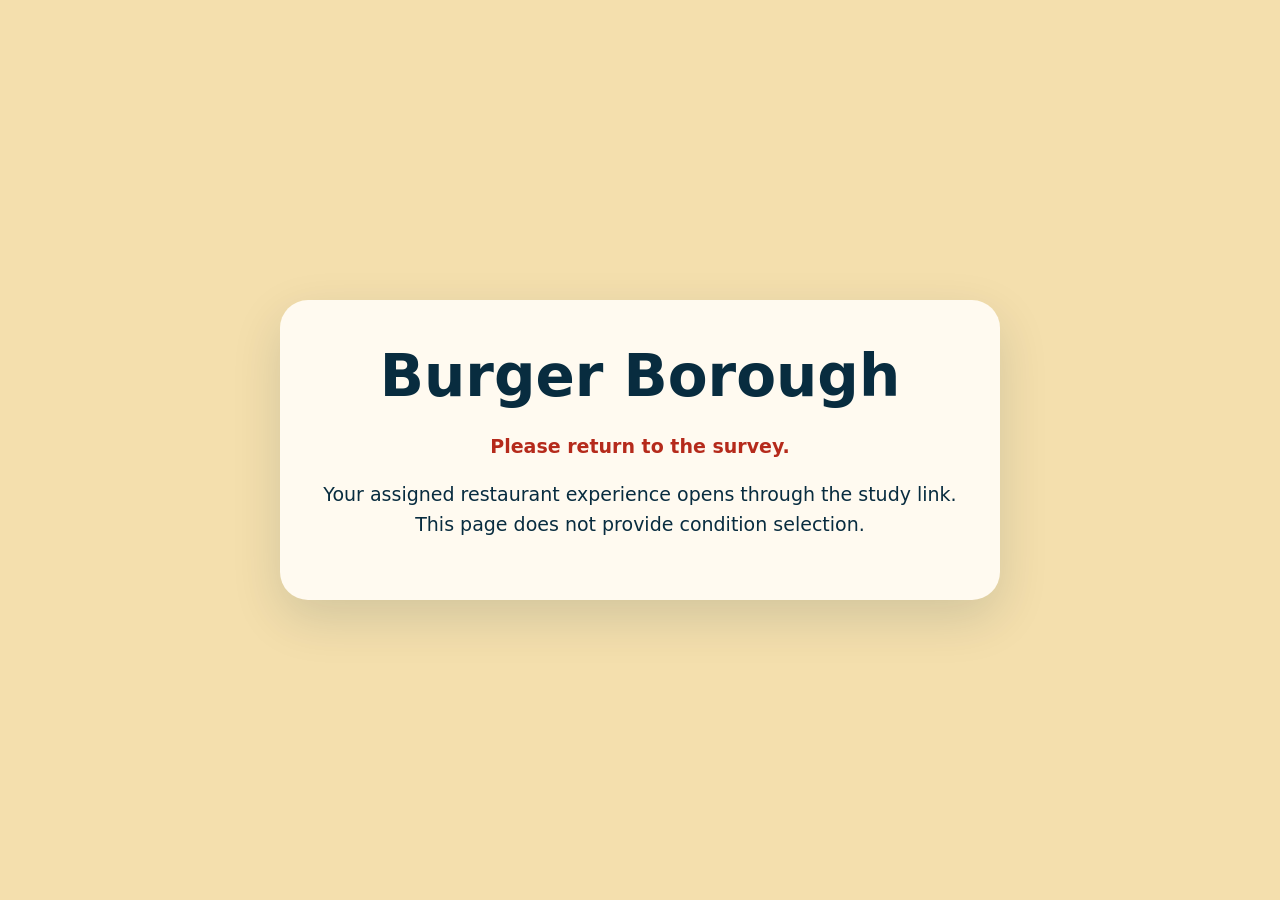
<file: index.html>
<!doctype html>
<html lang="en">
<head>
  <meta charset="utf-8">
  <meta name="viewport" content="width=device-width,initial-scale=1,viewport-fit=cover">
  <meta name="theme-color" content="#9f281a">
  <meta name="robots" content="noindex,nofollow">
  <title>Burger Borough</title>
  <style>
    :root{color-scheme:light;--ink:#082c3f;--cream:#fff4da;--paper:#fffaf0;--red:#b52a1b}
    *{box-sizing:border-box}body{margin:0;min-height:100vh;background:#f4dfad;color:var(--ink);font-family:"Segoe UI",system-ui,sans-serif;display:grid;place-items:center;padding:24px}
    main{width:min(100%,720px);padding:42px 28px;border-radius:28px;background:var(--paper);text-align:center;box-shadow:0 18px 50px rgba(8,44,63,.14)}
    h1{margin:0 0 22px;font-size:clamp(38px,8vw,58px)}p{font-size:19px;line-height:1.55}.return{color:var(--red);font-weight:900}
  </style>
</head>
<body>
  <main>
    <h1>Burger Borough</h1>
    <p class="return">Please return to the survey.</p>
    <p>Your assigned restaurant experience opens through the study link. This page does not provide condition selection.</p>
  </main>
</body>
</html>
</file>
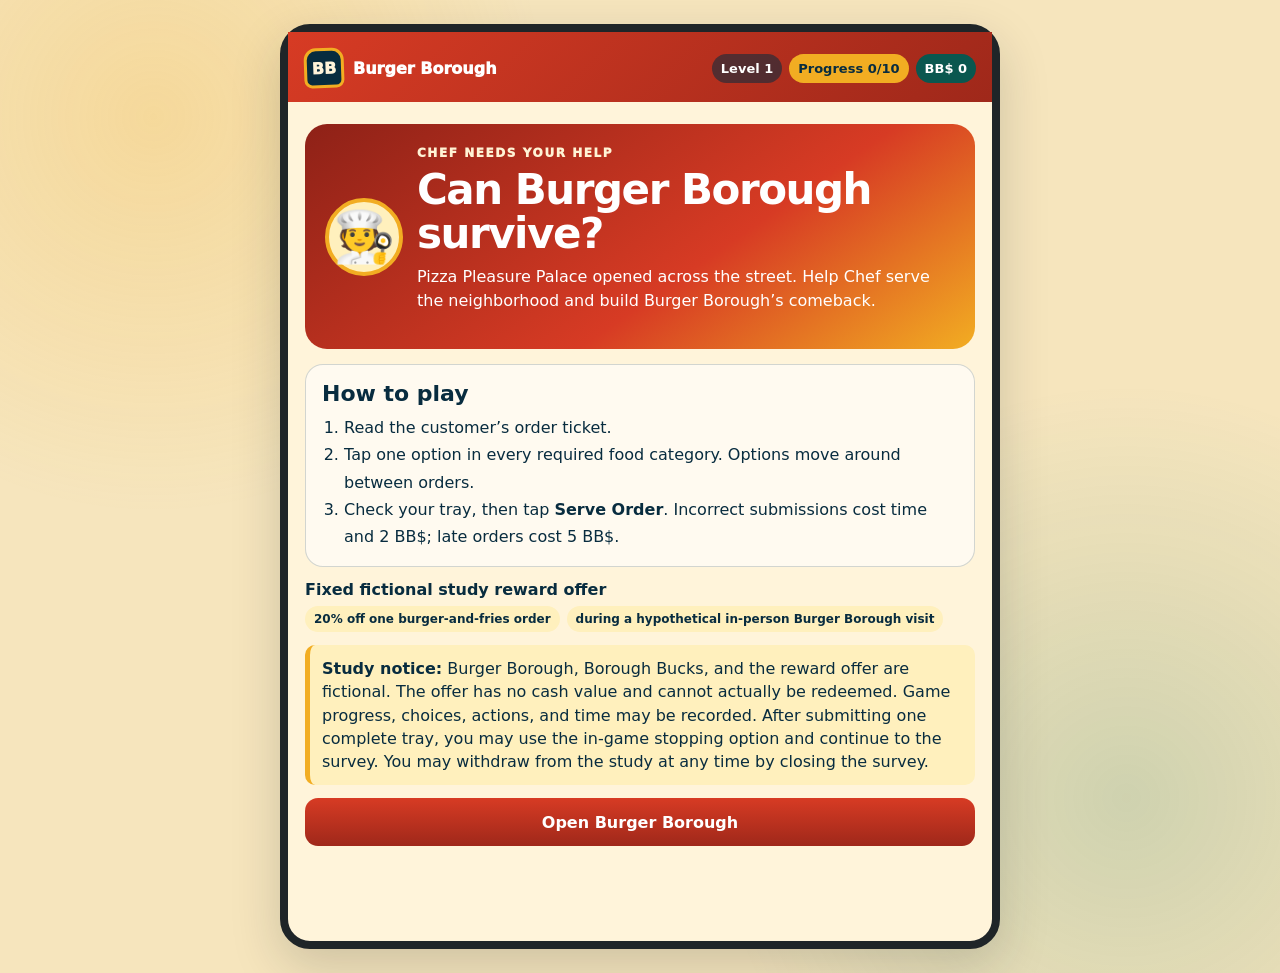
<file: game-1.html>
<!doctype html>
<html lang="en">
<head>
  <meta charset="utf-8">
  <meta name="viewport" content="width=device-width,initial-scale=1,viewport-fit=cover">
  <meta name="theme-color" content="#9f281a">
  <meta name="description" content="Burger Borough restaurant game">
  <meta name="robots" content="noindex,nofollow">
  <title>Burger Borough</title>
  <link rel="stylesheet" href="game.css?v=20261104-v9-standalone-sticky-ticket">
</head>
<body>
  <main class="app-shell" aria-label="Burger Borough restaurant game">
    <header class="topbar">
      <span class="brand"><span class="brand-mark">BB</span><span>Burger Borough</span></span>
      <div class="top-stats">
        <button id="pauseButton" class="pause-button" data-action="pause" type="button" hidden>⏸ Pause</button>
        <span>Level <strong id="levelStat">1</strong></span>
        <span class="progress-pill"><span id="progressLabel">Progress</span> <strong id="progressStat">0/10</strong></span>
        <span class="bucks-pill">BB$ <strong id="bucksStat">0</strong></span>
      </div>
    </header>
    <section id="screen" class="screen" aria-live="polite"></section>
    <footer id="serveDock" class="serve-dock" aria-label="Serving controls" hidden></footer>
  </main>
  <noscript>This game requires JavaScript.</noscript>
  <script>window.BB_PATH="game-1";window.BB_STORY=true;</script>
  <script src="game.js?v=20261102-thesis-instrument-v9-1-manual-return"></script>
</body>
</html>
</file>
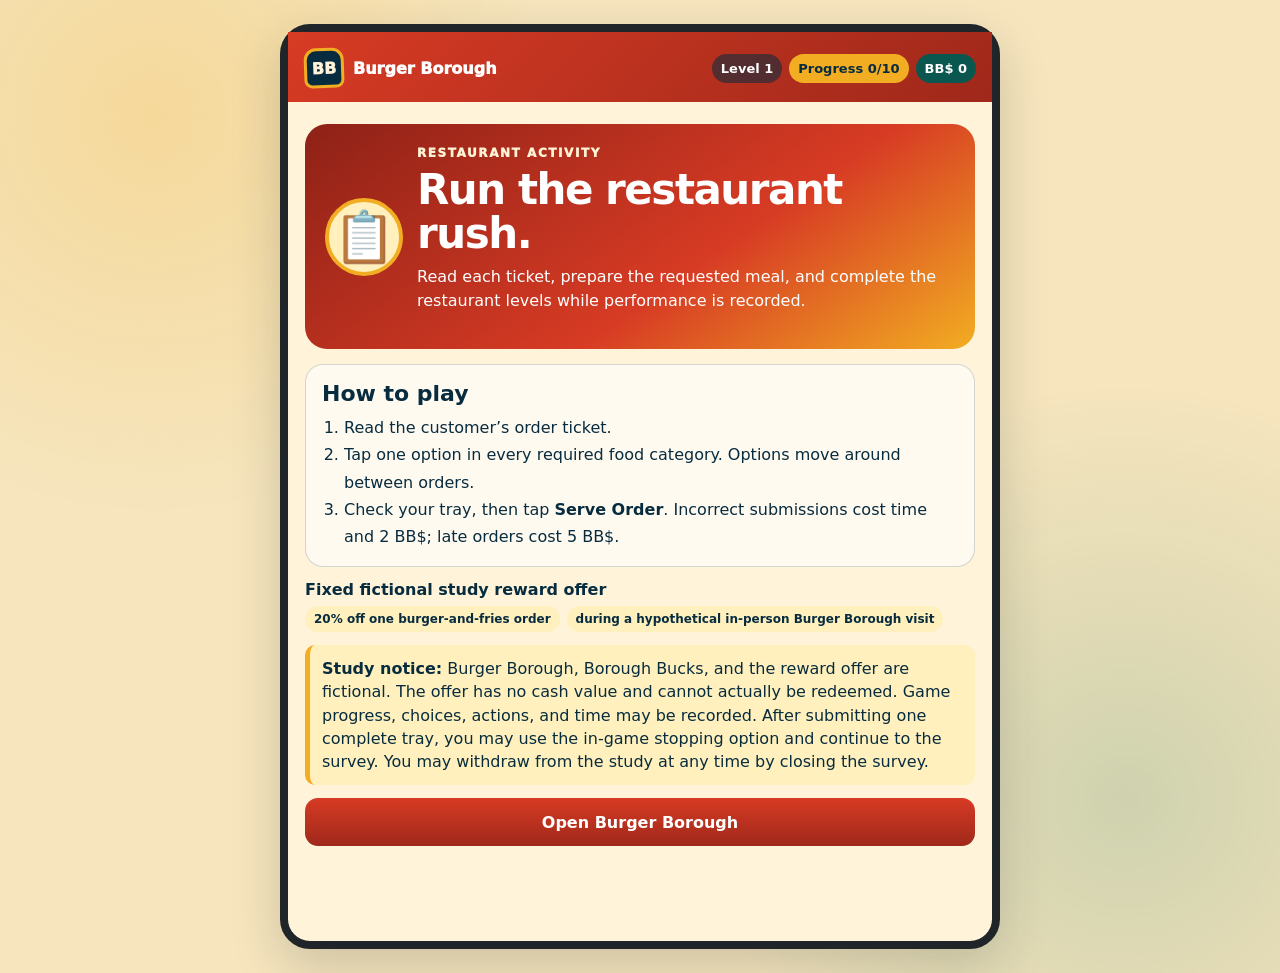
<file: game-2.html>
<!doctype html>
<html lang="en">
<head>
  <meta charset="utf-8">
  <meta name="viewport" content="width=device-width,initial-scale=1,viewport-fit=cover">
  <meta name="theme-color" content="#9f281a">
  <meta name="description" content="Burger Borough restaurant game">
  <meta name="robots" content="noindex,nofollow">
  <title>Burger Borough</title>
  <link rel="stylesheet" href="game.css?v=20261104-v9-standalone-sticky-ticket">
</head>
<body>
  <main class="app-shell" aria-label="Burger Borough restaurant game">
    <header class="topbar">
      <span class="brand"><span class="brand-mark">BB</span><span>Burger Borough</span></span>
      <div class="top-stats">
        <button id="pauseButton" class="pause-button" data-action="pause" type="button" hidden>⏸ Pause</button>
        <span>Level <strong id="levelStat">1</strong></span>
        <span class="progress-pill"><span id="progressLabel">Progress</span> <strong id="progressStat">0/10</strong></span>
        <span class="bucks-pill">BB$ <strong id="bucksStat">0</strong></span>
      </div>
    </header>
    <section id="screen" class="screen" aria-live="polite"></section>
    <footer id="serveDock" class="serve-dock" aria-label="Serving controls" hidden></footer>
  </main>
  <noscript>This game requires JavaScript.</noscript>
  <script>window.BB_PATH="game-2";window.BB_STORY=false;</script>
  <script src="game.js?v=20261102-thesis-instrument-v9-1-manual-return"></script>
</body>
</html>
</file>
<file: game.css>
:root{
  color-scheme:light;
  --ink:#082c3f;
  --cream:#fff4da;
  --paper:#fffaf0;
  --red:#d73b24;
  --red-dark:#9f281a;
  --teal:#0f746a;
  --teal-dark:#0a574f;
  --gold:#f2ad22;
  --green:#2c8b45;
  --green-soft:#e4f4e7;
  --blue-soft:#e7f4f7;
  --line:rgba(8,44,63,.18);
  --muted:#536b75;
  --shadow:0 18px 50px rgba(23,31,38,.18)
}
*{box-sizing:border-box}
html{background:#f6e5bd}
body{
  margin:0;
  min-height:100dvh;
  color:var(--ink);
  background:
    radial-gradient(circle at 12% 12%,rgba(242,173,34,.22),transparent 28%),
    radial-gradient(circle at 88% 82%,rgba(15,116,106,.17),transparent 30%),
    #f6e5bd;
  font-family:Inter,ui-rounded,"Segoe UI",system-ui,sans-serif
}
button{font:inherit;-webkit-tap-highlight-color:transparent}
.app-shell{
  width:min(100%,720px);
  min-height:100dvh;
  margin:0 auto;
  background:var(--cream);
  box-shadow:var(--shadow);
  display:grid;
  grid-template-rows:auto auto auto;
  overflow:visible
}
.topbar{
  min-height:70px;
  padding:max(12px,env(safe-area-inset-top)) 16px 10px;
  color:#fff;
  background:linear-gradient(135deg,var(--red),var(--red-dark));
  display:flex;
  align-items:center;
  justify-content:space-between;
  gap:12px;
  position:sticky;
  top:0;
  z-index:20
}
.brand{display:flex;align-items:center;gap:9px;font-weight:950}
.brand-mark{
  width:40px;height:40px;border-radius:12px 12px 8px 8px;
  display:grid;place-items:center;color:var(--cream);background:var(--ink);
  border:3px solid var(--gold);transform:rotate(-2deg)
}
.top-stats{display:flex;align-items:center;gap:7px;font-size:13px;font-weight:900}
.top-stats>span{padding:7px 9px;border-radius:999px;background:rgba(8,44,63,.56);white-space:nowrap}
.pause-button{min-height:34px;padding:6px 9px;border:2px solid rgba(255,255,255,.75);border-radius:999px;color:#fff;background:rgba(8,44,63,.48);font-weight:900;cursor:pointer;white-space:nowrap}
.pause-button:hover,.pause-button:focus-visible{background:var(--ink);outline:3px solid rgba(255,255,255,.28);outline-offset:2px}
.progress-pill{color:var(--ink)!important;background:var(--gold)!important}
.bucks-pill{background:var(--teal-dark)!important}
.screen{padding:22px 17px 42px;overflow:visible;scroll-behavior:smooth}
h1,h2,h3,p{margin-top:0}
h1{margin-bottom:9px;font-size:clamp(28px,7vw,42px);line-height:1.05;letter-spacing:-.035em}
h2{font-size:22px}h3{font-size:17px}
.lede{font-size:17px;line-height:1.55}
.eyebrow{margin-bottom:6px;color:var(--red-dark);font-size:12px;font-weight:950;letter-spacing:.13em;text-transform:uppercase}
.eyebrow.light{color:#fff3d5}
.hero,.scene-card,.level-card,.panel{margin-bottom:15px;padding:20px;border-radius:22px}
.hero{color:#fff;background:linear-gradient(145deg,#8e2117,#d73b24 60%,#f2ad22)}
.scene-card,.level-card,.panel{background:var(--paper);color:var(--ink);border:1px solid var(--line)}
.hero p,.scene-card p,.level-card p,.panel p{line-height:1.5}
.story-hero{display:grid;grid-template-columns:auto 1fr;gap:14px;align-items:center}
.hero-character{width:78px;height:78px;display:grid;place-items:center;border-radius:50%;background:#fff0bd;border:4px solid var(--gold);font-size:50px}
.scene-characters,.candidate-avatars{display:flex;gap:8px;margin-bottom:12px}
.scene-characters span,.candidate-avatars span{width:60px;height:60px;display:grid;place-items:center;border-radius:50%;background:#fff0bd;border:3px solid var(--gold);font-size:37px}
.how-to{padding:16px;border:1px solid var(--line);border-radius:18px;background:var(--paper)}
.how-to h2{margin-bottom:8px}.how-to ol{margin:0;padding-left:22px;line-height:1.7}
.possibilities{margin:13px 0;display:flex;flex-wrap:wrap;gap:7px}.possibilities strong{width:100%}
.possibilities span{padding:6px 9px;border-radius:999px;background:#fff0bd;font-size:12px;font-weight:850}
.notice,.status{
  margin:13px 0;padding:12px;border-left:5px solid var(--gold);border-radius:10px;
  background:#fff0bd;line-height:1.45
}
.notice.error,.status.error{border-color:var(--red);background:#fde4dd}
.notice.success,.status.success{border-color:var(--green);background:var(--green-soft)}
.notice.info{border-color:var(--teal);background:var(--blue-soft)}
.primary,.secondary,.quiet,.choice,.option,.station-button{
  min-height:48px;border-radius:13px;font-weight:900;cursor:pointer
}
.primary{width:100%;padding:12px 16px;border:0;color:#fff;background:linear-gradient(180deg,var(--red),var(--red-dark))}
.primary:hover{filter:brightness(1.05)}
.secondary{width:100%;padding:11px;border:2px solid var(--teal);color:var(--ink);background:var(--paper)}
.secondary:hover,.choice:hover,.option:hover{background:#e8f6f0}
.quiet{width:100%;margin-top:12px;padding:10px;border:0;color:#5b6670;background:transparent;text-decoration:underline;font-size:13px}
.primary:disabled,.secondary:disabled,.option:disabled{opacity:.48;cursor:not-allowed}
.button-row{display:grid;grid-template-columns:1fr 1fr;gap:9px;margin-top:12px}
.exit-decision-grid{display:grid;grid-template-columns:1fr 1fr;gap:10px;margin:14px 0}
.exit-decision{
  width:100%;min-height:58px;padding:12px;border:2px solid var(--teal);border-radius:13px;
  color:var(--ink);background:var(--paper);font-weight:900;cursor:pointer
}
.exit-decision:hover,.exit-decision:focus-visible{background:#e8f6f0;outline:3px solid rgba(15,116,106,.22);outline-offset:2px}
.decision-note{color:var(--muted);font-size:13px;line-height:1.45}
.choice-list{display:grid;gap:10px}
.choice{width:100%;padding:13px;border:2px solid var(--teal);background:var(--paper);color:var(--ink);text-align:left}
.choice.selected{color:#fff;background:var(--teal);box-shadow:0 0 0 3px rgba(15,116,106,.18)}
.choice.selected small{color:#e8fffb}
.choice strong,.choice small{display:block}.choice small{margin-top:5px;color:var(--muted);font-weight:600;line-height:1.4}
.candidate-grid{display:grid;grid-template-columns:1fr 1fr;gap:10px;margin:14px 0}
.candidate{
  min-height:215px;padding:14px;border:2px solid var(--line);border-radius:18px;background:var(--paper);
  color:var(--ink);text-align:left;cursor:pointer;display:flex;flex-direction:column;gap:7px
}
.candidate:hover{border-color:var(--teal);background:#edf8f5}.candidate .avatar{font-size:42px}.candidate strong{font-size:18px}
.candidate small{color:var(--muted);line-height:1.4}.candidate .idea{margin-top:auto;padding-top:9px;border-top:1px solid var(--line);font-size:13px;line-height:1.4}
.candidate.selected{border-color:var(--teal);background:#e1f4ef;box-shadow:0 0 0 3px rgba(15,116,106,.18)}
.candidate.selected:after{content:"Selected";align-self:flex-start;padding:4px 7px;border-radius:999px;color:#fff;background:var(--teal);font-size:10px;font-weight:950;letter-spacing:.07em;text-transform:uppercase}
.choice-heading{display:flex;align-items:end;justify-content:space-between;gap:12px;margin:16px 0 8px}.choice-heading h2{margin:0}.choice-heading span{max-width:310px;color:var(--muted);font-size:11px;line-height:1.35;text-align:right}
.neutral-plan{min-height:170px}.plan-number{align-self:flex-start;padding:5px 8px;border-radius:999px;color:#fff;background:var(--teal);font-size:11px;font-weight:950;letter-spacing:.07em;text-transform:uppercase}
.brief-layout{margin:-8px 0 0}
.brief-story{display:grid;grid-template-columns:auto minmax(0,1fr);align-items:start;gap:12px;margin-bottom:8px;padding:13px 14px;border-radius:17px}
.brief-story-neutral{background:var(--paper)}
.brief-story .scene-characters{margin:0}.brief-story .scene-characters span{width:48px;height:48px;border-width:2px;font-size:29px}
.brief-story-copy h1{margin-bottom:5px;font-size:clamp(25px,5vw,34px);line-height:1.02}
.brief-story-copy p{margin-bottom:5px;font-size:14px;line-height:1.35}.brief-story-copy p:last-child{margin-bottom:0}
.brief-selection{padding-top:5px;border-top:1px solid var(--line)}
.brief-layout .choice-heading{margin:7px 0 5px}.brief-layout .choice-heading h2{font-size:19px}
.brief-layout .candidate-grid{gap:8px;margin:0 0 8px}
.brief-layout .candidate{min-height:0;padding:10px 11px;gap:3px;border-radius:15px}
.brief-layout .candidate .avatar{font-size:32px;line-height:1}.brief-layout .candidate strong{font-size:16px}
.brief-layout .candidate small{font-size:13px;line-height:1.3}
.brief-layout .candidate .idea{margin-top:3px;padding-top:5px;font-size:13px;line-height:1.3}
.brief-layout .candidate.selected:after{padding:3px 6px;font-size:9px}
.brief-layout .unlock-card{margin:7px 0;padding:8px 10px;border-radius:14px}
.brief-layout .unlock-card>span{width:42px;height:42px;flex-basis:42px;font-size:25px}
.brief-layout .unlock-card small{font-size:11px}.brief-layout .unlock-card strong{font-size:15px}
.brief-start{min-height:44px;padding:9px 14px}.brief-layout .quiet{margin-top:5px;padding:7px}
.unlock-card,.results-hero,.character-strip,.outcome-card{
  display:flex;align-items:center;gap:12px;margin:13px 0;padding:13px;border-radius:16px;
  background:var(--paper);border:1px solid var(--line)
}
.unlock-card>span,.results-hero>span,.character-strip>span,.outcome-card>span{
  width:54px;height:54px;flex:0 0 54px;display:grid;place-items:center;border-radius:14px;background:#f7d7a7;font-size:32px
}
.unlock-card small,.unlock-card strong,.results-hero small,.results-hero strong,.character-strip small,.character-strip strong,.outcome-card small,.outcome-card strong{display:block}
.unlock-card small,.results-hero small,.character-strip small,.outcome-card small{color:var(--muted);line-height:1.35}
.character-strip{background:#fff0bd}.outcome-card{align-items:flex-start;background:#e8f6f0}
.outcome-card.neutral{background:var(--blue-soft)}
.milestone-card{margin:13px 0;padding:15px;border:2px solid var(--gold);border-radius:17px;background:#fff8df}.milestone-card ul{margin:8px 0 0;padding:0;list-style:none;display:grid;gap:8px}.milestone-card li{display:grid;grid-template-columns:70px 1fr;gap:9px;align-items:start}.milestone-card li strong{color:var(--red-dark)}.milestone-card li span{line-height:1.4}
.pause-panel{max-width:560px;margin:20px auto;padding:26px;border:2px solid var(--teal);border-radius:24px;background:var(--paper);text-align:center;box-shadow:var(--shadow)}.pause-icon{display:block;margin-bottom:8px;font-size:58px}.pause-panel p{line-height:1.5}
.metrics,.play-summary,.results-grid{display:grid;grid-template-columns:repeat(3,1fr);gap:9px;margin:13px 0}
.metrics>div,.play-summary>div,.results-grid>div{padding:11px;border-radius:14px;background:#f6ead0}
.metrics small,.metrics strong,.play-summary small,.play-summary strong,.results-grid small,.results-grid strong{display:block}
.metrics small,.play-summary small,.results-grid small{color:var(--muted);font-size:12px}.metrics strong,.play-summary strong,.results-grid strong{margin-top:3px;font-size:20px}
.results-grid{grid-template-columns:repeat(2,1fr)}
.progress-track{height:12px;margin:9px 0 15px;overflow:hidden;border-radius:999px;background:#e6d8ba}
.progress-fill{height:100%;background:linear-gradient(90deg,var(--gold),var(--red));transition:width .25s ease}
.rush-track{height:14px;margin:7px 0 14px;overflow:hidden;border:2px solid rgba(8,44,63,.2);border-radius:999px;background:#e9ddc6}
.rush-fill{height:100%;background:linear-gradient(90deg,var(--green),var(--gold),var(--red));transform-origin:left;transition:width 1s linear}
.rush-fill.urgent{background:var(--red);animation:timerPulse .55s ease-in-out infinite alternate}
.rush-fill.late{background:var(--red)}
.timer-urgent{color:var(--red);animation:timerTextPulse .55s ease-in-out infinite alternate}
.app-shell.timer-danger{box-shadow:0 0 0 6px rgba(215,59,36,.7),var(--shadow)}
.app-shell.timer-danger .screen{box-shadow:inset 0 0 0 4px rgba(215,59,36,.28)}
@keyframes timerPulse{from{opacity:1}to{opacity:.42}}
@keyframes timerTextPulse{from{transform:scale(1)}to{transform:scale(1.12)}}
.counter-scene{margin:12px 0;padding:14px;border:4px solid #86502e;border-radius:20px;background:linear-gradient(#bde7f2 0 48%,#ead2a5 48% 70%,#9b623d 70%);overflow:hidden}
.queue-label{margin-bottom:8px;font-size:12px;font-weight:900;color:var(--ink)}
.customer-queue{display:flex;gap:8px;align-items:end;min-height:74px;overflow:hidden}
.queue-person{position:relative;min-width:48px;height:61px;display:grid;place-items:start center;padding-top:2px;border-radius:24px 24px 8px 8px;background:rgba(255,250,240,.9);font-size:34px;border:2px solid rgba(8,44,63,.15)}
.queue-person.current{min-width:62px;height:70px;border:4px solid var(--gold);font-size:40px;box-shadow:0 8px 18px rgba(8,44,63,.18)}
.queue-person.done{opacity:.3;filter:grayscale(1)}
.queue-person small{position:absolute;left:2px;right:2px;bottom:-1px;padding:2px;border-radius:5px;background:var(--ink);color:#fff;text-align:center;font-size:8px;font-weight:900;white-space:nowrap;overflow:hidden;text-overflow:ellipsis}
.ticket{position:relative;margin:13px 0;padding:17px 16px 15px;border:1px solid #c8b78d;background:#fffdf4;box-shadow:0 8px 18px rgba(8,44,63,.12);font-family:ui-monospace,"Cascadia Mono",monospace}
.ticket-error{border:3px solid var(--red);background:#fff2ed}
.error-flash{animation:errorFlash .65s ease}
.error-shake{animation:errorShake .42s ease}
.failure-hero{margin-bottom:16px;padding:24px;border-radius:22px;color:#fff;background:linear-gradient(145deg,#7d1d16,#d73b24 64%,#f2ad22);text-align:center;box-shadow:0 14px 28px rgba(159,40,26,.22)}
.failure-icon{display:block;margin-bottom:8px;font-size:62px;line-height:1}.failure-hero h1{margin-bottom:10px}.failure-hero p:last-child{margin-bottom:0;line-height:1.5}
@keyframes errorFlash{0%,100%{box-shadow:var(--shadow)}35%{box-shadow:0 0 0 8px rgba(215,59,36,.55),var(--shadow)}}
@keyframes errorShake{0%,100%{transform:translateX(0)}20%{transform:translateX(-9px)}40%{transform:translateX(8px)}60%{transform:translateX(-6px)}80%{transform:translateX(4px)}}
.ticket:before{content:"";position:absolute;left:0;right:0;top:-6px;height:10px;background:radial-gradient(circle at 5px 5px,transparent 5px,#fffdf4 5.5px) 0 0/10px 10px repeat-x}
.ticket-head{display:flex;justify-content:space-between;gap:12px;padding-bottom:9px;border-bottom:2px dashed #bdb49d;font-weight:900}
.ticket-meta{display:flex;align-items:center;justify-content:flex-end;gap:8px}
.ticket-toggle{padding:5px 8px;border:1px solid var(--teal);border-radius:999px;color:var(--teal-dark);background:#fff;font-family:Inter,ui-rounded,"Segoe UI",system-ui,sans-serif;font-size:10px;font-weight:900;cursor:pointer;white-space:nowrap}
.ticket-toggle:hover,.ticket-toggle:focus-visible{color:#fff;background:var(--teal-dark);outline:2px solid rgba(15,116,106,.18);outline-offset:2px}
.ticket.collapsed{padding-bottom:11px}.ticket.collapsed .ticket-head{padding-bottom:0;border-bottom:0}
.ticket-items{margin:10px 0 0;padding:0;list-style:none}
.ticket-items li{
  display:grid;grid-template-columns:minmax(190px,.85fr) minmax(0,1.65fr);align-items:center;gap:16px;
  min-width:0;padding:7px 0;border-bottom:1px dotted #d6ccb2;font-size:13px;line-height:1.35
}
.ticket-items li>span:first-child{min-width:0;white-space:nowrap}
.ticket-items span:last-child{min-width:0;text-align:right;font-weight:800}
.ticket{position:sticky;top:76px;z-index:16;box-shadow:0 10px 24px rgba(8,44,63,.2)}
.kitchen-heading{display:flex;align-items:end;justify-content:space-between;gap:10px;margin:17px 0 8px}.kitchen-heading h2{margin:0;font-size:19px}.kitchen-heading span{color:var(--muted);font-size:11px;text-align:right}
.station{margin:0 0 11px;padding:13px;border:1px solid var(--line);border-radius:17px;background:var(--paper)}
.station-title{display:flex;justify-content:space-between;gap:10px;align-items:center;margin-bottom:9px}.station-title h3{margin:0}.station-title span{font-size:25px}
.option-group{margin-top:9px}.option-label{display:block;margin-bottom:5px;color:var(--muted);font-size:11px;font-weight:950;letter-spacing:.06em;text-transform:uppercase}
.options{display:flex;flex-wrap:wrap;gap:7px}.option{min-height:41px;padding:8px 11px;border:2px solid #cabd9f;background:#fff;color:var(--ink);font-size:13px}
.option.selected{border-color:var(--teal);color:#fff;background:var(--teal);box-shadow:0 0 0 2px rgba(15,116,106,.16)}
.tray{margin:12px 0;padding:12px;border:3px solid #60696b;border-radius:16px;background:repeating-linear-gradient(135deg,#f0f1ed 0 14px,#e1e5df 14px 28px)}
.tray h3{margin-bottom:7px}.tray-items{display:flex;flex-wrap:wrap;gap:6px;min-height:32px}.tray-item{padding:5px 8px;border-radius:999px;background:#fff;color:var(--ink);font-size:11px;font-weight:800;box-shadow:0 2px 5px rgba(8,44,63,.15)}
.tray-empty{color:var(--muted);font-size:12px}
.serve-dock{
  position:relative;z-index:18;display:grid;grid-template-columns:minmax(105px,.75fr) minmax(170px,1.25fr);
  align-items:center;gap:10px;padding:10px 14px max(10px,env(safe-area-inset-bottom));
  border-top:2px solid rgba(8,44,63,.2);background:rgba(255,250,240,.98);
  box-shadow:0 -10px 24px rgba(8,44,63,.16)
}
.serve-dock[hidden]{display:none}
.serve-dock-copy{min-width:0}.serve-dock-copy strong,.serve-dock-copy small{display:block}
.serve-dock-copy strong{font-size:14px}.serve-dock-copy small{margin-top:2px;color:var(--muted);font-size:11px;line-height:1.25}
.serve-dock-copy.error strong,.serve-dock-copy.error small{color:var(--red-dark)}
.serve-dock .primary{min-height:46px}
.dock-timer{white-space:nowrap}
.serve-dock-extra{grid-column:1/-1}
.order-tools{margin-top:2px;border-top:1px solid var(--line)}
.order-tools summary{padding:11px 6px 5px;color:var(--muted);font-size:12px;font-weight:900;text-align:center;cursor:pointer}
.order-tools summary:hover,.order-tools summary:focus-visible{color:var(--teal-dark);outline:none;text-decoration:underline}
.order-tools p{margin:8px 0 0;color:var(--muted);font-size:11px;line-height:1.4;text-align:center}
.order-tools .button-row{margin-top:8px}
.order-tools .secondary{min-height:40px;padding:8px;font-size:12px}
.order-tools .warning-action{border-color:#a44a32;color:#7d291a}
.play-secondary-controls{margin-top:10px}
.play-secondary-controls .quiet{margin-top:7px}
.screen{padding-bottom:95px}
.serve-dock{
  position:fixed;left:50%;bottom:0;width:min(100%,720px);transform:translateX(-50%);
  border-radius:18px 18px 0 0
}
.reward-pass{margin:18px 0;border:1px solid #c7c9c8;border-radius:12px;background:#fff;box-shadow:0 14px 30px rgba(8,44,63,.17);overflow:hidden}
.reward-pass.locked{padding:20px;text-align:center;filter:grayscale(.5)}
.pass-top{display:flex;justify-content:space-between;gap:10px;padding:12px 16px;color:#fff;background:#18373f;font-size:11px;letter-spacing:.08em}
.pass-body{padding:19px 18px 10px}.pass-body small{color:#7b1f18;font-weight:950;letter-spacing:.16em}.pass-body h2{margin:5px 0 6px;font-family:Georgia,serif;font-size:25px}
.barcode{width:78%;height:42px;margin:4px auto 7px;background:repeating-linear-gradient(90deg,#111 0 2px,#fff 2px 4px,#111 4px 5px,#fff 5px 8px,#111 8px 12px,#fff 12px 14px)}
.pass-code{text-align:center;font:700 12px ui-monospace,monospace;letter-spacing:.12em}.pass-terms{margin-top:12px;padding:9px 14px;border-top:1px solid #ddd;color:#666;text-align:center;font-size:9px;letter-spacing:.08em}
.sr-only{position:absolute;width:1px;height:1px;padding:0;margin:-1px;overflow:hidden;clip:rect(0,0,0,0);white-space:nowrap;border:0}
@media(max-width:560px){
  .brand>span:last-child{display:none}.topbar{padding-left:10px;padding-right:10px}.story-hero{grid-template-columns:1fr}.hero-character{width:64px;height:64px}.candidate-grid{grid-template-columns:1fr}.candidate{min-height:0}.metrics{grid-template-columns:repeat(3,1fr)}.choice-heading{display:block}.choice-heading span{display:block;margin-top:5px;text-align:left}.brief-story{grid-template-columns:1fr}.brief-story .scene-characters{display:none}
}
@media(max-width:560px){.ticket-items li{grid-template-columns:1fr;gap:3px;align-items:start}.ticket-items span:last-child{text-align:left}}
@media(max-width:470px){.top-stats{font-size:10px;gap:4px}.top-stats>span{padding:6px}.pause-button{padding:5px 7px;font-size:10px}.exit-decision-grid{grid-template-columns:1fr}}
@media(max-width:390px){.play-summary strong,.metrics strong{font-size:16px}.screen{padding-left:12px;padding-right:12px}.button-row{grid-template-columns:1fr}}
@media(max-width:390px){.serve-dock{grid-template-columns:100px 1fr;padding-left:10px;padding-right:10px}.serve-dock-copy strong{font-size:12px}.serve-dock-copy small{font-size:10px}}
body.embedded{min-height:0;background:var(--cream)}
body.embedded .app-shell{min-height:0;box-shadow:none}
@media(min-width:800px){body{padding:24px}.app-shell{min-height:calc(100dvh - 48px);border:8px solid #1f2528;border-radius:30px}body.embedded{padding:0}body.embedded .app-shell{min-height:0;border:0;border-radius:0}}
@media(min-width:800px){body:not(.embedded) .serve-dock{bottom:24px;border-radius:18px}}
@media(prefers-reduced-motion:reduce){*{transition:none!important;animation:none!important}}
</file>
